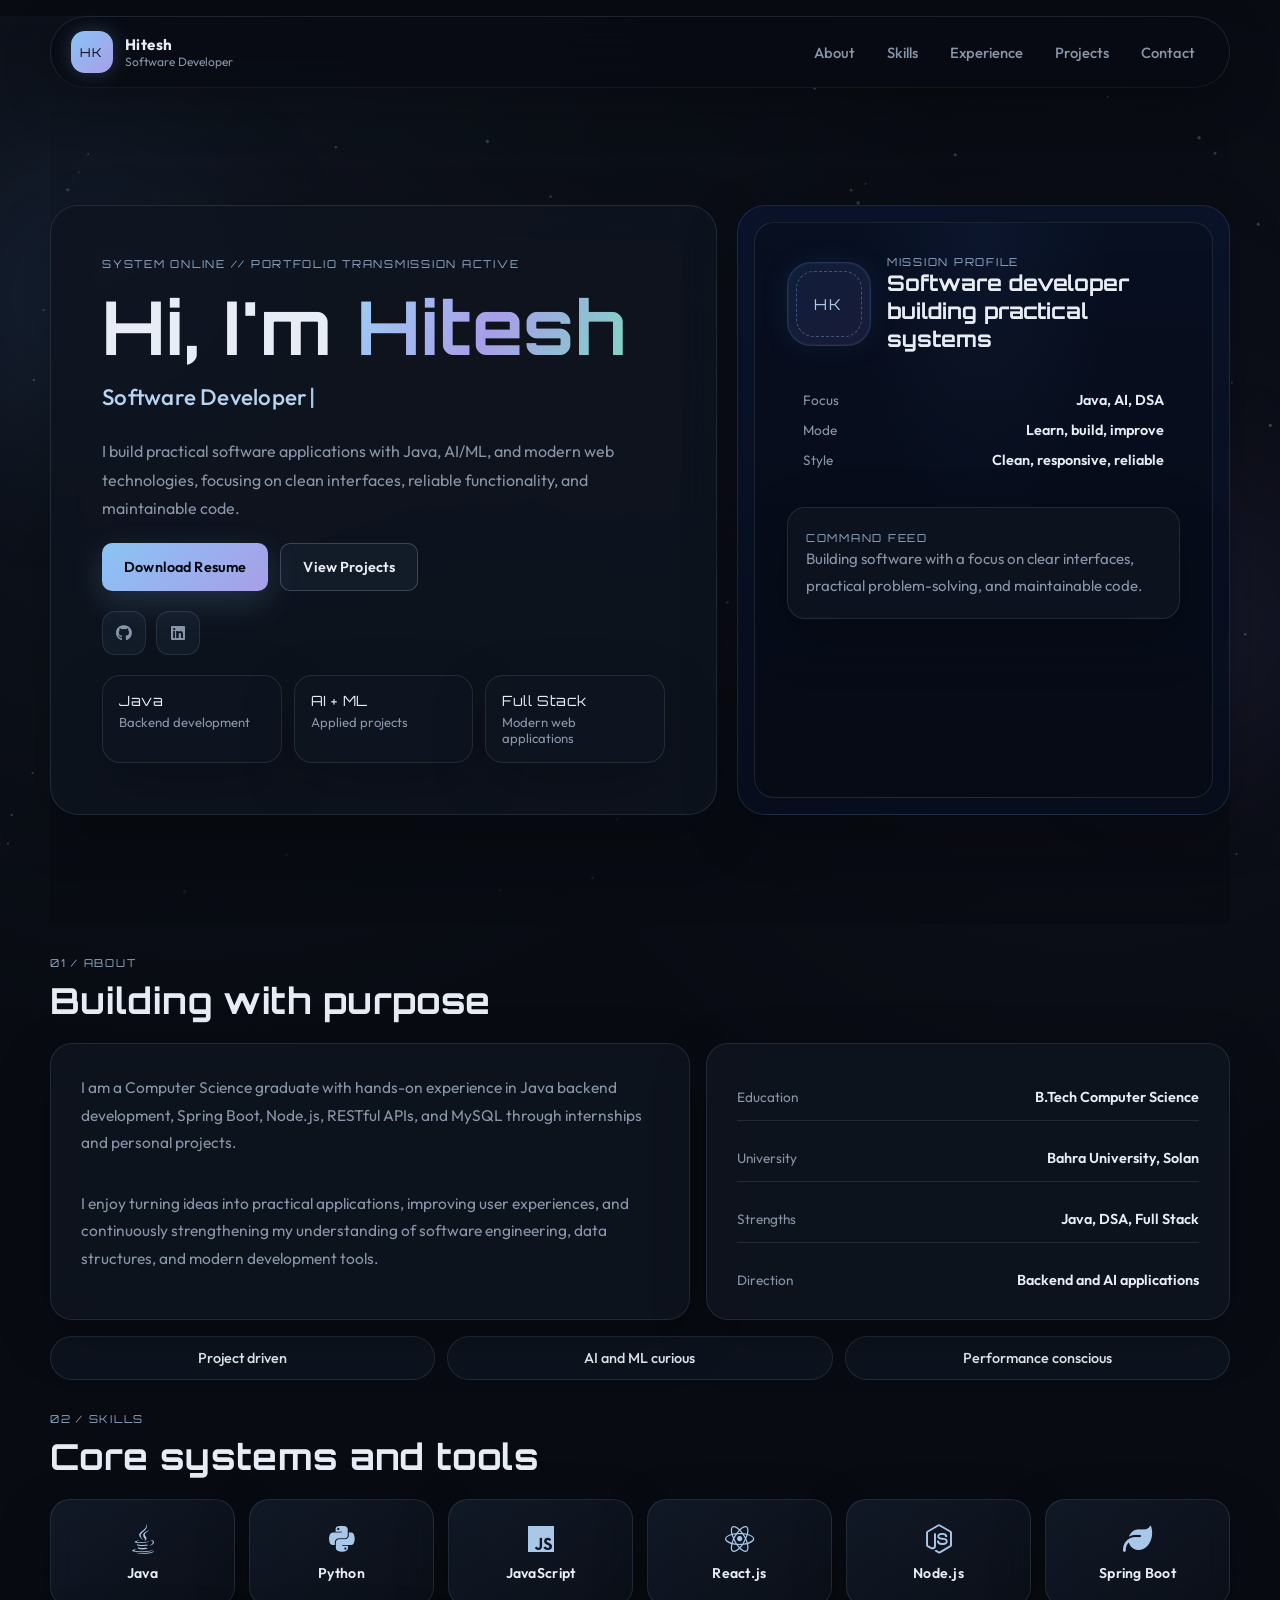
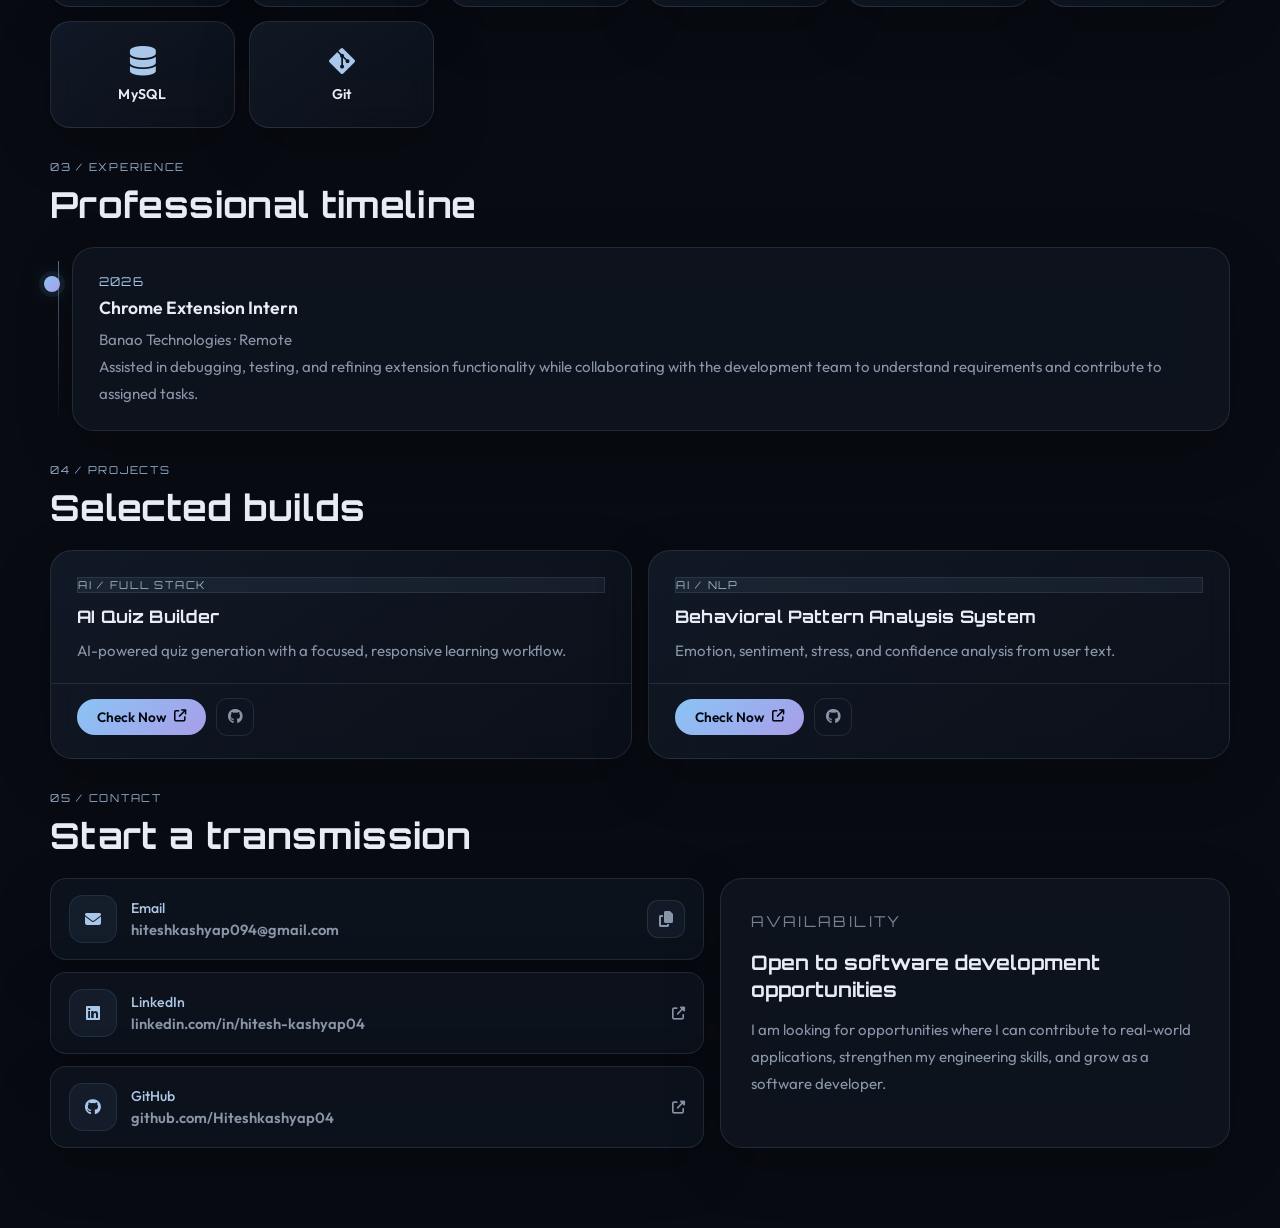
<file: index.html>
<!DOCTYPE html>
<html lang="en">
<head>
  <meta charset="UTF-8" />
  <meta name="viewport" content="width=device-width, initial-scale=1.0"/>
  <title>Hitesh Kashyap | Software Developer</title>
  <meta name="description" content="Hitesh Kashyap — Software Developer building Java, AI/ML, and full-stack applications.">
  <meta name="theme-color" content="#040810">
  <meta name="color-scheme" content="dark">
  <meta property="og:title" content="Hitesh Kashyap | Software Developer">
  <meta property="og:description" content="Software Developer building practical applications with Java, AI/ML, and modern web technologies.">
  <meta property="og:type" content="website">
  <link rel="preconnect" href="https://fonts.googleapis.com">
  <link rel="preconnect" href="https://fonts.gstatic.com" crossorigin>
  <link href="https://fonts.googleapis.com/css2?family=Outfit:wght@300;400;500;600;700&family=Orbitron:wght@500;600;700;800&display=swap" rel="stylesheet">
  <link rel="stylesheet" href="https://cdnjs.cloudflare.com/ajax/libs/font-awesome/6.5.0/css/all.min.css"/>
  <link rel="stylesheet" href="style.css">
</head>
<body>
  <canvas id="particleCanvas" aria-hidden="true"></canvas>
  <div class="background-orb orb-one" aria-hidden="true"></div>
  <div class="background-orb orb-two" aria-hidden="true"></div>

  <nav class="navbar">
    <a class="brand" href="#top" aria-label="Hitesh Kashyap home">
      <span class="brand-mark">HK</span>
      <span class="brand-copy">
        <strong>Hitesh</strong>
        <small>Software Developer</small>
      </span>
    </a>

    <div class="menu-icon" id="menuIcon" aria-label="Toggle navigation" role="button" tabindex="0">
      <span></span><span></span><span></span>
    </div>

    <ul id="navLinks">
      <li><a href="#about">About</a></li>
      <li><a href="#skills">Skills</a></li>
      <li><a href="#experience">Experience</a></li>
      <li><a href="#projects">Projects</a></li>
      <li><a href="#contact">Contact</a></li>
    </ul>
  </nav>

  <header class="hero" id="top">
    <div class="hero-inner" id="heroInner">
      <div class="hero-copy">
        <p class="eyebrow">System online // portfolio transmission active</p>
        <h1>Hi, I'm <span>Hitesh</span></h1>
        <h2 id="typing" aria-live="polite"></h2>
        <p class="hero-lead">
          I build practical software applications with Java, AI/ML, and modern web technologies, focusing on clean interfaces, reliable functionality, and maintainable code.
        </p>

        <div class="hero-actions">
          <a href="assets/resume.pdf" download class="btn primary">Download Resume</a>
          <a href="#projects" class="btn secondary">View Projects</a>
        </div>

        <div class="socials" aria-label="Social links">
          <a href="https://github.com/Hiteshkashyap04" target="_blank" rel="noreferrer" aria-label="GitHub"><i class="fab fa-github"></i></a>
          <a href="https://www.linkedin.com/in/hitesh-kashyap04/" target="_blank" rel="noreferrer" aria-label="LinkedIn"><i class="fab fa-linkedin"></i></a>
        </div>

        <div class="hero-stats">
          <div class="stat-card">
            <span class="stat-value">Java</span>
            <span class="stat-label">Backend development</span>
          </div>
          <div class="stat-card">
            <span class="stat-value">AI + ML</span>
            <span class="stat-label">Applied projects</span>
          </div>
          <div class="stat-card">
            <span class="stat-value">Full Stack</span>
            <span class="stat-label">Modern web applications</span>
          </div>
        </div>
      </div>

      <aside class="hero-panel" aria-label="Portfolio overview">
        <div class="panel-shell">
          <div class="panel-top">
            <div class="scan-ring">
              <span>HK</span>
            </div>
            <div>
              <p class="panel-kicker">Mission profile</p>
              <h3>Software developer building practical systems</h3>
            </div>
          </div>

          <div class="panel-data">
            <div>
              <span>Focus</span>
              <strong>Java, AI, DSA</strong>
            </div>
            <div>
              <span>Mode</span>
              <strong>Learn, build, improve</strong>
            </div>
            <div>
              <span>Style</span>
              <strong>Clean, responsive, reliable</strong>
            </div>
          </div>

          <div class="terminal-box">
            <span class="terminal-label">Command feed</span>
            <p>Building software with a focus on clear interfaces, practical problem-solving, and maintainable code.</p>
          </div>
        </div>
      </aside>
    </div>
  </header>

  <main>
    <section id="about" class="reveal-section">
      <div class="section-heading">
        <p class="section-kicker">01 / About</p>
        <h2>Building with purpose</h2>
      </div>

      <div class="section-grid about-grid">
        <div class="content-panel">
          <p>
            I am a Computer Science graduate with hands-on experience in Java backend development, Spring Boot, Node.js, RESTful APIs, and MySQL through internships and personal projects.
          </p>
          <p>
            I enjoy turning ideas into practical applications, improving user experiences, and continuously strengthening my understanding of software engineering, data structures, and modern development tools.
          </p>
        </div>

        <div class="data-panel">
          <div class="data-row">
            <span>Education</span>
            <strong>B.Tech Computer Science</strong>
          </div>
          <div class="data-row">
            <span>University</span>
            <strong>Bahra University, Solan</strong>
          </div>
          <div class="data-row">
            <span>Strengths</span>
            <strong>Java, DSA, Full Stack</strong>
          </div>
          <div class="data-row">
            <span>Direction</span>
            <strong>Backend and AI applications</strong>
          </div>
        </div>
      </div>

      <div class="highlights">
        <div>Project driven</div>
        <div>AI and ML curious</div>
        <div>Performance conscious</div>
      </div>
    </section>

    <section id="skills" class="reveal-section">
      <div class="section-heading">
        <p class="section-kicker">02 / Skills</p>
        <h2>Core systems and tools</h2>
      </div>

      <div class="skills-grid">
        <div class="skill-card"><i class="fab fa-java"></i><span>Java</span></div>
        <div class="skill-card"><i class="fab fa-python"></i><span>Python</span></div>
        <div class="skill-card"><i class="fab fa-js"></i><span>JavaScript</span></div>
        <div class="skill-card"><i class="fab fa-react"></i><span>React.js</span></div>
        <div class="skill-card"><i class="fab fa-node-js"></i><span>Node.js</span></div>
        <div class="skill-card"><i class="fas fa-leaf"></i><span>Spring Boot</span></div>
        <div class="skill-card"><i class="fas fa-database"></i><span>MySQL</span></div>
        <div class="skill-card"><i class="fab fa-git-alt"></i><span>Git</span></div>
      </div>
    </section>

    <section id="experience" class="reveal-section">
      <div class="section-heading">
        <p class="section-kicker">03 / Experience</p>
        <h2>Professional timeline</h2>
      </div>

      <div class="timeline">
        <article class="timeline-item">
          <span>2026</span>
          <h3>Chrome Extension Intern</h3>
          <p>Banao Technologies · Remote</p>
          <p>Assisted in debugging, testing, and refining extension functionality while collaborating with the development team to understand requirements and contribute to assigned tasks.</p>
        </article>
      </div>
    </section>

    <section id="projects" class="reveal-section">
      <div class="section-heading">
        <p class="section-kicker">04 / Projects</p>
        <h2>Selected builds</h2>
      </div>

      <div id="projectsGrid" class="projects-grid"></div>
    </section>

    <section id="contact" class="reveal-section">
      <div class="section-heading">
        <p class="section-kicker">05 / Contact</p>
        <h2>Start a transmission</h2>
      </div>

      <div class="contact-layout">
        <div class="contact-stack">
          <div class="contact-card">
            <div class="icon"><i class="fas fa-envelope"></i></div>
            <div class="info">
              <h3>Email</h3>
              <p id="emailText">hiteshkashyap094@gmail.com</p>
            </div>
            <button class="copy-btn" id="copyBtn" type="button" title="Copy Email">
              <i class="fas fa-copy"></i>
            </button>
          </div>

          <a href="https://www.linkedin.com/in/hitesh-kashyap04/" target="_blank" rel="noreferrer" class="contact-card link">
            <div class="icon"><i class="fab fa-linkedin"></i></div>
            <div class="info">
              <h3>LinkedIn</h3>
              <p>linkedin.com/in/hitesh-kashyap04</p>
            </div>
            <div class="arrow"><i class="fas fa-external-link-alt"></i></div>
          </a>

          <a href="https://github.com/Hiteshkashyap04" target="_blank" rel="noreferrer" class="contact-card link">
            <div class="icon"><i class="fab fa-github"></i></div>
            <div class="info">
              <h3>GitHub</h3>
              <p>github.com/Hiteshkashyap04</p>
            </div>
            <div class="arrow"><i class="fas fa-external-link-alt"></i></div>
          </a>
        </div>

        <div class="contact-panel">
          <p class="panel-kicker">Availability</p>
          <h3>Open to software development opportunities</h3>
          <p>
            I am looking for opportunities where I can contribute to real-world applications, strengthen my engineering skills, and grow as a software developer.
          </p>
        </div>
      </div>
    </section>
  </main>

  <script src="script.js"></script>
</body>
</html>
</file>
<file: style.css>
:root {
  --bg: #040810;
  --bg-soft: #08101e;
  --panel: rgba(8, 16, 36, 0.68);
  --panel-strong: rgba(10, 18, 42, 0.92);
  --line: rgba(100, 162, 220, 0.11);
  --line-strong: rgba(100, 162, 220, 0.26);
  --text: #d8e8f8;
  --muted: #6d88a8;
  --accent: #7bb3f0;
  --accent-2: #a89ee8;
  --success: #6ddba8;
  --shadow: 0 20px 60px rgba(0, 0, 0, 0.42);
  --radius-xl: 28px;
  --radius-lg: 22px;
  --radius-md: 16px;
  --container: 1180px;
}

* {
  box-sizing: border-box;
  margin: 0;
  padding: 0;
}

html {
  scroll-behavior: smooth;
  background: var(--bg);
}

body {
  min-height: 100vh;
  overflow-x: hidden;
  color: var(--text);
  font-family: 'Outfit', sans-serif;
  font-size: 16px;
  background:
    radial-gradient(ellipse at 18% 22%, rgba(80, 140, 220, 0.09) 0%, transparent 38%),
    radial-gradient(ellipse at 84% 8%, rgba(120, 110, 220, 0.08) 0%, transparent 34%),
    radial-gradient(ellipse at 50% 100%, rgba(60, 100, 180, 0.07) 0%, transparent 50%),
    linear-gradient(180deg, #030710 0%, #060e1c 50%, #040810 100%);
  position: relative;
}

body::before {
  content: '';
  position: fixed;
  inset: 0;
  pointer-events: none;
  background-image:
    linear-gradient(rgba(100, 162, 220, 0.04) 1px, transparent 1px),
    linear-gradient(90deg, rgba(100, 162, 220, 0.04) 1px, transparent 1px);
  background-size: 80px 80px;
  mask-image: linear-gradient(180deg, rgba(0,0,0,0.4) 0%, rgba(0,0,0,0.1) 100%);
  z-index: 0;
}

#particleCanvas {
  position: fixed;
  inset: 0;
  pointer-events: none;
  z-index: 1;
}

.background-orb {
  position: fixed;
  pointer-events: none;
  z-index: 0;
  border-radius: 50%;
  filter: blur(60px);
  animation: drift 18s ease-in-out infinite;
}

.orb-one {
  width: 32vw;
  height: 32vw;
  min-width: 240px;
  min-height: 240px;
  left: -10vw;
  top: 10vh;
  background: radial-gradient(circle, rgba(80,148,240,0.12), rgba(80,148,240,0.01) 70%, transparent 80%);
}

.orb-two {
  width: 28vw;
  height: 28vw;
  min-width: 220px;
  min-height: 220px;
  right: -8vw;
  top: 50vh;
  background: radial-gradient(circle, rgba(130,110,220,0.10), rgba(130,110,220,0.01) 70%, transparent 80%);
  animation-delay: 5s;
}

@keyframes drift {
  0%, 100% { transform: translate3d(0, 0, 0) scale(1); }
  50% { transform: translate3d(0, -20px, 0) scale(1.04); }
}

img, svg { max-width: 100%; display: block; }
button, a { -webkit-tap-highlight-color: transparent; }
button { font: inherit; }
a { color: inherit; text-decoration: none; }

main, nav, header, section {
  position: relative;
  z-index: 2;
}

/* ── Navbar ────────────────────────────────────────────── */

.navbar {
  position: sticky;
  top: 0;
  z-index: 50;
  display: flex;
  align-items: center;
  justify-content: space-between;
  gap: 16px;
  width: min(var(--container), calc(100% - 40px));
  margin: 16px auto 0;
  padding: 14px 20px;
  border: 1px solid var(--line);
  border-radius: 999px;
  background: rgba(4, 8, 16, 0.72);
  backdrop-filter: blur(24px);
  box-shadow: 0 16px 48px rgba(0, 0, 0, 0.28);
}

.brand {
  display: inline-flex;
  align-items: center;
  gap: 12px;
  min-width: 0;
}

.brand-mark {
  width: 42px;
  height: 42px;
  border-radius: 14px;
  display: grid;
  place-items: center;
  font-family: 'Orbitron', sans-serif;
  font-size: 0.76rem;
  letter-spacing: 0.14em;
  color: #030810;
  background: linear-gradient(135deg, #8ac4f5, #a89ee8);
  box-shadow: 0 0 20px rgba(123, 179, 240, 0.25);
  flex-shrink: 0;
}

.brand-copy { display: flex; flex-direction: column; min-width: 0; }
.brand-copy strong { font-size: 0.95rem; letter-spacing: 0.03em; }
.brand-copy small { color: var(--muted); font-size: 0.75rem; }

.navbar ul {
  display: flex;
  align-items: center;
  gap: 4px;
  list-style: none;
}

.navbar li a {
  display: inline-flex;
  align-items: center;
  padding: 9px 14px;
  border-radius: 999px;
  color: var(--muted);
  font-size: 0.92rem;
  font-weight: 500;
  transition: color 0.2s ease, background 0.2s ease;
}

.navbar li a:hover,
.navbar li a:focus-visible {
  color: var(--text);
  background: rgba(123, 179, 240, 0.07);
}

.menu-icon {
  display: none;
  flex-direction: column;
  align-items: center;
  justify-content: center;
  gap: 5px;
  width: 44px;
  height: 44px;
  border-radius: 12px;
  cursor: pointer;
  border: 1px solid var(--line);
  background: rgba(123, 179, 240, 0.05);
  flex-shrink: 0;
}

.menu-icon span {
  display: block;
  width: 18px;
  height: 1.5px;
  background: var(--text);
  border-radius: 999px;
  transition: transform 0.25s ease, opacity 0.25s ease;
}

.menu-icon.open span:nth-child(1) { transform: translateY(6.5px) rotate(45deg); }
.menu-icon.open span:nth-child(2) { opacity: 0; transform: scaleX(0); }
.menu-icon.open span:nth-child(3) { transform: translateY(-6.5px) rotate(-45deg); }

/* ── Hero ──────────────────────────────────────────────── */

.hero {
  width: min(var(--container), calc(100% - 40px));
  margin: 24px auto 0;
  padding: 32px 0 48px;
  min-height: calc(100vh - 88px);
  display: flex;
  align-items: center;
}

.hero-inner {
  width: 100%;
  display: grid;
  grid-template-columns: minmax(0, 1.15fr) minmax(300px, 0.85fr);
  gap: 20px;
  align-items: stretch;
  will-change: transform;
}

/* Shared panel base */
.hero-copy,
.hero-panel,
.content-panel,
.data-panel,
.contact-panel,
.terminal-box,
.skill-card,
.project-card,
.contact-card,
.stat-card,
.timeline-item {
  border: 1px solid var(--line);
  background: var(--panel);
  box-shadow: var(--shadow);
  backdrop-filter: blur(20px);
}

.hero-copy {
  border-radius: var(--radius-xl);
  padding: clamp(28px, 4vw, 52px);
  display: flex;
  flex-direction: column;
  justify-content: center;
  gap: 20px;
}

.eyebrow,
.section-kicker,
.panel-kicker,
.project-tag,
.terminal-label {
  font-family: 'Orbitron', sans-serif;
  letter-spacing: 0.16em;
  text-transform: uppercase;
  font-size: 0.68rem;
  color: var(--accent);
  opacity: 0.85;
}

.hero h1 {
  font-family: 'Orbitron', sans-serif;
  font-size: clamp(2.6rem, 5.8vw, 5.2rem);
  line-height: 0.97;
  letter-spacing: 0.01em;
}

.hero h1 span {
  background: linear-gradient(118deg, #9ecff5 0%, #a89ee8 50%, #7fd8c2 100%);
  -webkit-background-clip: text;
  background-clip: text;
  color: transparent;
}

.hero h2 {
  min-height: 1.5em;
  font-size: clamp(1rem, 2vw, 1.4rem);
  color: #b8d4f0;
  font-weight: 500;
  letter-spacing: 0.01em;
}

.hero h2::after {
  content: '|';
  margin-left: 2px;
  color: var(--accent);
  animation: blink 1s step-end infinite;
}

@keyframes blink { 0%, 100% { opacity: 1; } 50% { opacity: 0; } }

.hero-lead {
  max-width: 58ch;
  color: var(--muted);
  font-size: 1rem;
  line-height: 1.8;
  font-weight: 400;
}

.hero-actions {
  display: flex;
  flex-wrap: wrap;
  gap: 12px;
}

.btn {
  display: inline-flex;
  align-items: center;
  justify-content: center;
  gap: 8px;
  min-height: 48px;
  padding: 0 22px;
  border-radius: 999px;
  font-weight: 600;
  font-size: 0.9rem;
  letter-spacing: 0.01em;
  transition: transform 0.22s ease, box-shadow 0.22s ease, background 0.22s ease;
  cursor: pointer;
  border: none;
}

.btn.primary {
  color: #030810;
  background: linear-gradient(135deg, #8ac4f5, #a89ee8);
  box-shadow: 0 10px 32px rgba(123, 179, 240, 0.2);
}

.btn.primary:hover, .btn.primary:focus-visible {
  transform: translateY(-2px);
  box-shadow: 0 16px 40px rgba(123, 179, 240, 0.3);
}

.btn.secondary {
  color: var(--text);
  border: 1px solid var(--line-strong);
  background: rgba(123, 179, 240, 0.05);
}

.btn.secondary:hover, .btn.secondary:focus-visible {
  transform: translateY(-2px);
  background: rgba(123, 179, 240, 0.09);
}

.socials {
  display: flex;
  align-items: center;
  gap: 10px;
}

.socials a {
  width: 44px;
  height: 44px;
  display: grid;
  place-items: center;
  border-radius: 13px;
  border: 1px solid var(--line);
  background: rgba(123, 179, 240, 0.05);
  font-size: 1rem;
  color: var(--muted);
  transition: color 0.2s ease, border-color 0.2s ease, background 0.2s ease, transform 0.2s ease;
}

.socials a:hover, .socials a:focus-visible {
  color: var(--accent);
  border-color: rgba(123, 179, 240, 0.35);
  background: rgba(123, 179, 240, 0.08);
  transform: translateY(-2px);
}

.hero-stats {
  display: grid;
  grid-template-columns: repeat(3, minmax(0, 1fr));
  gap: 12px;
}

.stat-card {
  border-radius: 18px;
  padding: 16px;
  display: flex;
  flex-direction: column;
  gap: 5px;
  transition: transform 0.22s ease, border-color 0.22s ease;
}

.stat-card:hover { transform: translateY(-2px); border-color: var(--line-strong); }

.stat-value {
  font-family: 'Orbitron', sans-serif;
  font-size: 0.88rem;
  color: var(--text);
  letter-spacing: 0.04em;
}

.stat-label { color: var(--muted); font-size: 0.82rem; }

/* Hero side panel */
.hero-panel {
  border-radius: var(--radius-xl);
  padding: 16px;
  background: linear-gradient(170deg, rgba(10, 20, 44, 0.88), rgba(8, 13, 28, 0.94));
}

.panel-shell {
  height: 100%;
  border-radius: 20px;
  padding: clamp(20px, 3vw, 32px);
  border: 1px solid var(--line);
  background:
    radial-gradient(ellipse at top, rgba(80, 148, 240, 0.06), transparent 40%),
    linear-gradient(180deg, rgba(8, 15, 32, 0.94), rgba(6, 11, 22, 0.98));
  display: flex;
  flex-direction: column;
  gap: 22px;
}

.panel-top {
  display: flex;
  gap: 16px;
  align-items: center;
}

.scan-ring {
  width: 84px;
  height: 84px;
  flex: 0 0 auto;
  border-radius: 24px;
  display: grid;
  place-items: center;
  background: linear-gradient(135deg, rgba(80,148,240,0.12), rgba(130,110,220,0.14));
  border: 1px solid rgba(100, 162, 220, 0.18);
  box-shadow: inset 0 0 0 1px rgba(255,255,255,0.04), 0 0 28px rgba(80,148,240,0.10);
  position: relative;
}

.scan-ring::before {
  content: '';
  position: absolute;
  inset: 8px;
  border-radius: 18px;
  border: 1px dashed rgba(138, 196, 245, 0.35);
  animation: spin 14s linear infinite;
}

.scan-ring span {
  position: relative;
  z-index: 1;
  font-family: 'Orbitron', sans-serif;
  font-size: 0.94rem;
  letter-spacing: 0.16em;
  color: var(--accent);
}

.panel-top h3,
.contact-panel h3 {
  font-family: 'Orbitron', sans-serif;
  font-size: clamp(1rem, 1.8vw, 1.35rem);
  line-height: 1.3;
  color: var(--text);
}

.panel-data {
  border-radius: 18px;
  padding: 16px;
  display: grid;
  gap: 12px;
}

.panel-data div,
.data-row {
  display: flex;
  align-items: center;
  justify-content: space-between;
  gap: 14px;
}

.panel-data span,
.data-row span { color: var(--muted); font-size: 0.85rem; }
.panel-data strong,
.data-row strong { font-size: 0.9rem; font-weight: 600; text-align: right; color: var(--text); }

.terminal-box {
  border-radius: 18px;
  padding: 18px;
}

.terminal-box p,
.content-panel p,
.contact-panel p,
.timeline-item p,
.project-card p {
  color: var(--muted);
  line-height: 1.78;
  font-size: 0.94rem;
}

/* ── Main sections ─────────────────────────────────────── */

main {
  width: min(var(--container), calc(100% - 40px));
  margin: 0 auto;
  padding-bottom: 80px;
}

section {
  padding: 32px 0 0;
  opacity: 0;
  transform: translateY(22px);
  transition: opacity 0.65s ease, transform 0.65s ease;
}

section.show {
  opacity: 1;
  transform: translateY(0);
}

.section-heading {
  display: flex;
  flex-direction: column;
  gap: 8px;
  margin: 0 0 20px;
}

.section-heading h2 {
  font-family: 'Orbitron', sans-serif;
  font-size: clamp(1.55rem, 2.8vw, 2.35rem);
  letter-spacing: 0.01em;
}

.section-grid { display: grid; gap: 16px; }

.about-grid {
  grid-template-columns: minmax(0, 1.1fr) minmax(280px, 0.9fr);
}

.content-panel,
.data-panel,
.contact-panel {
  border-radius: var(--radius-lg);
  padding: clamp(22px, 3vw, 30px);
}

.content-panel { display: grid; gap: 16px; }
.content-panel p { font-size: 0.97rem; }
.data-panel { display: grid; gap: 14px; }

.data-row {
  padding: 14px 0;
  border-bottom: 1px solid var(--line);
}

.data-row:last-child { border-bottom: none; padding-bottom: 0; }

.highlights {
  display: flex;
  flex-wrap: wrap;
  gap: 12px;
  margin-top: 16px;
}

.highlights div {
  flex: 1 1 160px;
  border-radius: 999px;
  padding: 12px 18px;
  text-align: center;
  color: var(--text);
  font-size: 0.9rem;
  font-weight: 500;
  background: rgba(123, 179, 240, 0.05);
  border: 1px solid var(--line);
}

/* ── Skills ────────────────────────────────────────────── */

.skills-grid {
  display: grid;
  grid-template-columns: repeat(6, minmax(0, 1fr));
  gap: 14px;
}

.skill-card {
  border-radius: 20px;
  padding: 24px 14px;
  min-height: 130px;
  display: grid;
  place-items: center;
  text-align: center;
  gap: 10px;
  transition: transform 0.22s ease, border-color 0.22s ease, box-shadow 0.22s ease;
  cursor: default;
}

.skill-card:hover {
  transform: translateY(-3px);
  border-color: var(--line-strong);
  box-shadow: 0 16px 40px rgba(0,0,0,0.35), 0 0 20px rgba(123,179,240,0.05);
}

.skill-card i { font-size: 1.85rem; color: var(--accent); }
.skill-card span { font-weight: 600; font-size: 0.88rem; letter-spacing: 0.02em; }

/* ── Timeline ──────────────────────────────────────────── */

.timeline {
  position: relative;
  display: grid;
  gap: 16px;
  padding-left: 22px;
}

.timeline::before {
  content: '';
  position: absolute;
  left: 8px;
  top: 14px;
  bottom: 14px;
  width: 1px;
  background: linear-gradient(180deg, rgba(123,179,240,0.6), rgba(123,179,240,0.04));
}

.timeline-item {
  position: relative;
  border-radius: var(--radius-lg);
  padding: 22px 22px 22px 26px;
}

.timeline-item::before {
  content: '';
  position: absolute;
  left: -29px;
  top: 28px;
  width: 16px;
  height: 16px;
  border-radius: 50%;
  background: linear-gradient(135deg, #8ac4f5, #a89ee8);
  box-shadow: 0 0 0 5px rgba(123,179,240,0.07), 0 0 18px rgba(123,179,240,0.18);
}

.timeline-item span {
  display: inline-block;
  margin-bottom: 7px;
  color: var(--accent);
  font-family: 'Orbitron', sans-serif;
  letter-spacing: 0.1em;
  font-size: 0.76rem;
}

.timeline-item h3 { margin-bottom: 8px; font-size: 1.1rem; font-weight: 600; }

/* ── Projects ──────────────────────────────────────────── */

.projects-grid {
  display: grid;
  grid-template-columns: repeat(2, minmax(0, 1fr));
  gap: 16px;
}

.project-card {
  border-radius: var(--radius-lg);
  overflow: hidden;
  display: flex;
  flex-direction: column;
  transition: transform 0.25s ease, border-color 0.25s ease, box-shadow 0.25s ease;
}

.project-card:hover {
  transform: translateY(-4px);
  border-color: rgba(123, 179, 240, 0.24);
  box-shadow: 0 28px 72px rgba(0,0,0,0.5), 0 0 28px rgba(123,179,240,0.04);
}

.project-card-body {
  padding: 26px 26px 18px;
  flex: 1;
  display: flex;
  flex-direction: column;
  gap: 10px;
}

.project-tag {
  display: inline-block;
  margin-bottom: 2px;
}

.project-card h3 {
  font-family: 'Orbitron', sans-serif;
  font-size: 1.08rem;
  line-height: 1.35;
  letter-spacing: 0.01em;
}

.project-card-footer {
  padding: 14px 26px 22px;
  display: flex;
  align-items: center;
  gap: 10px;
  border-top: 1px solid var(--line);
}

.btn-check {
  display: inline-flex;
  align-items: center;
  gap: 8px;
  padding: 9px 20px;
  border-radius: 999px;
  font-size: 0.85rem;
  font-weight: 600;
  color: #030810;
  background: linear-gradient(135deg, #8ac4f5, #a89ee8);
  text-decoration: none;
  transition: transform 0.2s ease, box-shadow 0.2s ease;
  white-space: nowrap;
}

.btn-check:hover, .btn-check:focus-visible {
  transform: translateY(-1px);
  box-shadow: 0 8px 24px rgba(123, 179, 240, 0.28);
}

.btn-check i { font-size: 0.78rem; }

.btn-check-soon {
  display: inline-flex;
  align-items: center;
  padding: 9px 20px;
  border-radius: 999px;
  font-size: 0.85rem;
  font-weight: 500;
  color: var(--muted);
  border: 1px solid var(--line);
}

.btn-gh {
  display: inline-flex;
  align-items: center;
  justify-content: center;
  width: 38px;
  height: 38px;
  border-radius: 11px;
  border: 1px solid var(--line);
  color: var(--muted);
  font-size: 0.95rem;
  text-decoration: none;
  transition: color 0.2s ease, border-color 0.2s ease, background 0.2s ease;
  flex-shrink: 0;
}

.btn-gh:hover, .btn-gh:focus-visible {
  color: var(--text);
  border-color: var(--line-strong);
  background: rgba(123, 179, 240, 0.06);
}

/* ── Contact ───────────────────────────────────────────── */

.contact-layout {
  display: grid;
  grid-template-columns: minmax(0, 1fr) minmax(280px, 0.78fr);
  gap: 16px;
}

.contact-stack { display: grid; gap: 12px; }

.contact-card {
  border-radius: var(--radius-md);
  padding: 16px 18px;
  display: flex;
  align-items: center;
  gap: 14px;
  color: var(--text);
  transition: transform 0.22s ease, border-color 0.22s ease;
}

.contact-card:hover, .contact-card:focus-visible {
  transform: translateY(-2px);
  border-color: var(--line-strong);
}

.contact-card.link { text-decoration: none; }

.contact-card .icon {
  width: 48px;
  height: 48px;
  border-radius: 14px;
  display: grid;
  place-items: center;
  font-size: 1rem;
  color: var(--accent);
  background: rgba(123, 179, 240, 0.07);
  border: 1px solid rgba(123, 179, 240, 0.12);
  flex-shrink: 0;
}

.contact-card .info { flex: 1; min-width: 0; }
.contact-card .info h3 { font-size: 0.88rem; color: #b0c8e8; margin-bottom: 3px; font-weight: 500; }
.contact-card .info p { font-size: 0.92rem; font-weight: 600; word-break: break-word; }

.copy-btn {
  border: 1px solid var(--line);
  width: 38px;
  height: 38px;
  border-radius: 11px;
  background: rgba(123, 179, 240, 0.05);
  color: var(--muted);
  cursor: pointer;
  transition: color 0.2s ease, background 0.2s ease, border-color 0.2s ease;
  display: grid;
  place-items: center;
  flex-shrink: 0;
}

.copy-btn:hover, .copy-btn:focus-visible {
  color: var(--accent);
  background: rgba(123, 179, 240, 0.10);
  border-color: rgba(123, 179, 240, 0.24);
}

.copy-btn.copied { color: var(--success); }

.arrow { color: var(--muted); font-size: 0.82rem; }

.contact-panel {
  display: flex;
  flex-direction: column;
  gap: 14px;
}

.contact-panel h3 {
  font-family: 'Orbitron', sans-serif;
  font-size: clamp(1rem, 1.8vw, 1.25rem);
  line-height: 1.35;
}

/* ── Animations ────────────────────────────────────────── */

@keyframes spin {
  from { transform: rotate(0deg); }
  to { transform: rotate(360deg); }
}

/* ── Responsive ────────────────────────────────────────── */

@media (max-width: 1100px) {
  .hero-inner,
  .about-grid,
  .contact-layout {
    grid-template-columns: 1fr;
  }

  .skills-grid {
    grid-template-columns: repeat(3, minmax(0, 1fr));
  }
}

@media (max-width: 860px) {
  .navbar {
    width: min(var(--container), calc(100% - 24px));
    padding: 12px 16px;
    border-radius: 22px;
    flex-wrap: wrap;
    align-items: center;
  }

  .menu-icon {
    display: flex;
  }

  #navLinks {
    position: absolute;
    top: calc(100% + 10px);
    left: 0;
    right: 0;
    display: none;
    flex-direction: column;
    align-items: stretch;
    gap: 2px;
    padding: 12px;
    border-radius: 20px;
    background: rgba(4, 8, 16, 0.97);
    border: 1px solid var(--line);
    box-shadow: var(--shadow);
    backdrop-filter: blur(24px);
  }

  #navLinks.show { display: flex; }

  .navbar li a {
    justify-content: center;
    width: 100%;
    padding: 11px 14px;
  }

  .hero {
    width: min(var(--container), calc(100% - 24px));
    min-height: auto;
    padding-top: 16px;
  }

  .hero-stats { grid-template-columns: repeat(3, 1fr); }

  .projects-grid {
    grid-template-columns: 1fr;
  }

  .hero-actions { flex-direction: column; }
  .btn { width: 100%; }

  .panel-data div,
  .data-row,
  .contact-card {
    align-items: flex-start;
    flex-direction: column;
    gap: 6px;
  }

  .panel-data strong,
  .data-row strong { text-align: left; }

  .contact-card .arrow,
  .copy-btn { align-self: flex-end; }
}

@media (max-width: 640px) {
  .hero-stats {
    grid-template-columns: 1fr;
  }

  .skills-grid {
    grid-template-columns: repeat(2, minmax(0, 1fr));
  }

  main {
    width: min(var(--container), calc(100% - 18px));
  }

  .navbar,
  .hero,
  section {
    width: min(var(--container), calc(100% - 18px));
  }

  .navbar { padding: 10px 12px; }

  .brand-copy small { display: none; }

  .hero h1 { font-size: clamp(2rem, 13vw, 3rem); }

  .section-heading h2,
  .panel-top h3,
  .contact-panel h3 { font-size: 1.2rem; }

  .content-panel,
  .data-panel,
  .contact-panel,
  .project-card-body,
  .timeline-item { padding: 18px; }

  .project-card-footer { padding: 12px 18px 18px; }

  .highlights div { flex-basis: 100%; }
}

@media (prefers-reduced-motion: reduce) {
  html { scroll-behavior: auto; }
  *, *::before, *::after {
    animation-duration: 0.01ms !important;
    animation-iteration-count: 1 !important;
    transition-duration: 0.01ms !important;
  }
  #particleCanvas { display: none; }
}
/* ── Refined visual direction ───────────────────────────── */

:root {
  --bg: #080b12;
  --bg-soft: #0d121b;
  --panel: rgba(15, 21, 32, 0.82);
  --panel-strong: rgba(18, 25, 38, 0.96);
  --line: rgba(165, 181, 204, 0.14);
  --line-strong: rgba(165, 181, 204, 0.28);
  --text: #e8edf5;
  --muted: #8995a8;
  --accent: #a9c7e8;
  --accent-2: #b8b0e5;
  --success: #9ed7bb;
  --shadow: 0 18px 55px rgba(0, 0, 0, 0.24);
}

html {
  scroll-behavior: smooth;
}

body {
  background:
    radial-gradient(
      circle at 15% 10%,
      rgba(113, 145, 190, 0.08),
      transparent 28%
    ),
    radial-gradient(
      circle at 85% 20%,
      rgba(137, 117, 190, 0.06),
      transparent 25%
    ),
    var(--bg);
  color: var(--text);
}

body::before {
  opacity: 0.16;
}

a {
  color: inherit;
}

::selection {
  background: rgba(169, 199, 232, 0.25);
  color: #ffffff;
}

/* Navigation */

.navbar {
  background: rgba(8, 11, 18, 0.72);
  border-bottom: 1px solid rgba(165, 181, 204, 0.08);
  backdrop-filter: blur(18px);
  -webkit-backdrop-filter: blur(18px);
}

.navbar.scrolled {
  background: rgba(8, 11, 18, 0.92);
  border-bottom-color: var(--line);
}

.nav-link {
  color: #9ba8bb;
  transition:
    color 0.25s ease,
    background 0.25s ease;
}

.nav-link:hover,
.nav-link.active {
  color: var(--text);
  background: rgba(169, 199, 232, 0.08);
}

.logo {
  color: var(--text);
  letter-spacing: -0.04em;
}

/* Hero */

.hero {
  background:
    linear-gradient(
      180deg,
      rgba(8, 11, 18, 0.08),
      rgba(8, 11, 18, 0.72)
    );
}

.hero-eyebrow {
  color: var(--accent);
  letter-spacing: 0.18em;
}

.hero-title {
  color: var(--text);
  letter-spacing: -0.065em;
  text-shadow: 0 0 32px rgba(169, 199, 232, 0.08);
}

.hero-subtitle {
  color: var(--muted);
  max-width: 640px;
}

.hero-description {
  color: #a8b3c4;
  max-width: 650px;
}

.hero-grid {
  opacity: 0.28;
}

.hero-orbit {
  border-color: rgba(169, 199, 232, 0.16);
}

.hero-orbit::before,
.hero-orbit::after {
  background: var(--accent);
  box-shadow: 0 0 18px rgba(169, 199, 232, 0.4);
}

/* Buttons */

.btn {
  border-radius: 10px;
  transition:
    transform 0.25s ease,
    border-color 0.25s ease,
    background 0.25s ease,
    box-shadow 0.25s ease;
}

.btn:hover {
  transform: translateY(-2px);
}

.btn-primary {
  background: #d8e5f4;
  color: #101722;
  box-shadow: 0 8px 25px rgba(169, 199, 232, 0.12);
}

.btn-primary:hover {
  background: #edf4fb;
  box-shadow: 0 12px 32px rgba(169, 199, 232, 0.18);
}

.btn-secondary {
  background: rgba(169, 199, 232, 0.04);
  border-color: var(--line-strong);
  color: var(--text);
}

.btn-secondary:hover {
  background: rgba(169, 199, 232, 0.1);
  border-color: rgba(169, 199, 232, 0.42);
}

/* Section headings */

.section-label {
  color: var(--accent);
  letter-spacing: 0.16em;
}

.section-title {
  color: var(--text);
  letter-spacing: -0.045em;
}

.section-description {
  color: var(--muted);
}

/* Cards and panels */

.card,
.project-card,
.skill-card,
.timeline-card,
.contact-card,
.about-card {
  background: linear-gradient(
    145deg,
    rgba(19, 27, 41, 0.88),
    rgba(11, 16, 25, 0.88)
  );
  border: 1px solid var(--line);
  box-shadow: var(--shadow);
  backdrop-filter: blur(14px);
  -webkit-backdrop-filter: blur(14px);
}

.card:hover,
.project-card:hover,
.skill-card:hover,
.timeline-card:hover {
  border-color: rgba(169, 199, 232, 0.28);
  box-shadow:
    0 22px 65px rgba(0, 0, 0, 0.28),
    0 0 0 1px rgba(169, 199, 232, 0.035);
}

/* About section */

.about-image,
.profile-image {
  border: 1px solid var(--line);
  box-shadow: 0 20px 60px rgba(0, 0, 0, 0.24);
}

.about-highlight {
  background: rgba(169, 199, 232, 0.055);
  border: 1px solid rgba(169, 199, 232, 0.12);
}

.about-highlight strong {
  color: var(--text);
}

.about-highlight span {
  color: var(--muted);
}

/* Skills */

.skill-card {
  min-height: 100%;
}

.skill-icon {
  color: var(--accent);
  background: rgba(169, 199, 232, 0.07);
  border: 1px solid rgba(169, 199, 232, 0.12);
}

.skill-card h3 {
  color: var(--text);
}

.skill-card p,
.skill-card li {
  color: var(--muted);
}

.skill-card li::marker {
  color: var(--accent);
}

/* Projects */

.project-card {
  overflow: hidden;
}

.project-card::before {
  background: linear-gradient(
    90deg,
    transparent,
    rgba(169, 199, 232, 0.4),
    transparent
  );
}

.project-image {
  background: #0b111b;
  border-bottom: 1px solid var(--line);
}

.project-image img {
  filter: saturate(0.82) contrast(1.04);
  transition:
    transform 0.55s ease,
    filter 0.55s ease;
}

.project-card:hover .project-image img {
  filter: saturate(1) contrast(1.05);
}

.project-tag {
  background: rgba(169, 199, 232, 0.08);
  border: 1px solid rgba(169, 199, 232, 0.14);
  color: #b9cbe0;
}

.project-card h3 {
  color: var(--text);
}

.project-card p {
  color: var(--muted);
}

.project-link {
  color: var(--accent);
}

.project-link:hover {
  color: #e0ecfa;
}

/* Timeline */

.timeline-line {
  background: linear-gradient(
    180deg,
    rgba(169, 199, 232, 0.4),
    rgba(184, 176, 229, 0.12),
    transparent
  );
}

.timeline-dot {
  background: #a9c7e8;
  border-color: #0b111b;
  box-shadow:
    0 0 0 4px rgba(169, 199, 232, 0.08),
    0 0 20px rgba(169, 199, 232, 0.2);
}

.timeline-date {
  color: var(--accent);
}

.timeline-card h3 {
  color: var(--text);
}

.timeline-card p {
  color: var(--muted);
}

/* Contact */

.contact-section {
  background:
    radial-gradient(
      circle at 50% 0%,
      rgba(169, 199, 232, 0.06),
      transparent 38%
    );
}

.contact-card {
  background: rgba(14, 20, 30, 0.8);
}

.contact-card h3 {
  color: var(--text);
}

.contact-card p {
  color: var(--muted);
}

.contact-item {
  border-color: var(--line);
  background: rgba(169, 199, 232, 0.025);
}

.contact-item:hover {
  background: rgba(169, 199, 232, 0.07);
  border-color: rgba(169, 199, 232, 0.22);
}

.contact-item strong {
  color: var(--text);
}

.contact-item span {
  color: var(--muted);
}

.contact-icon {
  color: var(--accent);
}

/* Footer */

footer {
  border-top: 1px solid var(--line);
  color: var(--muted);
}

footer a:hover {
  color: var(--text);
}

/* Scroll indicator */

.scroll-indicator {
  color: #77859a;
}

.scroll-indicator span {
  background: rgba(169, 199, 232, 0.22);
}

.scroll-indicator span::after {
  background: var(--accent);
}

/* Cursor and decorative elements */

.cursor-glow {
  background: radial-gradient(
    circle,
    rgba(169, 199, 232, 0.09),
    transparent 68%
  );
}

.scanline {
  opacity: 0.025;
}

.noise {
  opacity: 0.018;
}

/* Form elements */

input,
textarea,
select {
  background: rgba(9, 14, 22, 0.72);
  border-color: var(--line);
  color: var(--text);
}

input::placeholder,
textarea::placeholder {
  color: #657287;
}

input:focus,
textarea:focus,
select:focus {
  border-color: rgba(169, 199, 232, 0.5);
  box-shadow: 0 0 0 3px rgba(169, 199, 232, 0.08);
  outline: none;
}

/* Mobile refinements */

@media (max-width: 768px) {
  .hero-title {
    letter-spacing: -0.055em;
  }

  .hero-description {
    font-size: 0.95rem;
  }

  .card,
  .project-card,
  .skill-card,
  .timeline-card,
  .contact-card {
    box-shadow: 0 12px 35px rgba(0, 0, 0, 0.2);
  }

  .nav-link:hover,
  .nav-link.active {
    background: transparent;
  }
}

@media (prefers-reduced-motion: reduce) {
  html {
    scroll-behavior: auto;
  }

  *,
  *::before,
  *::after {
    animation-duration: 0.01ms !important;
    animation-iteration-count: 1 !important;
    transition-duration: 0.01ms !important;
  }
}
</file>
